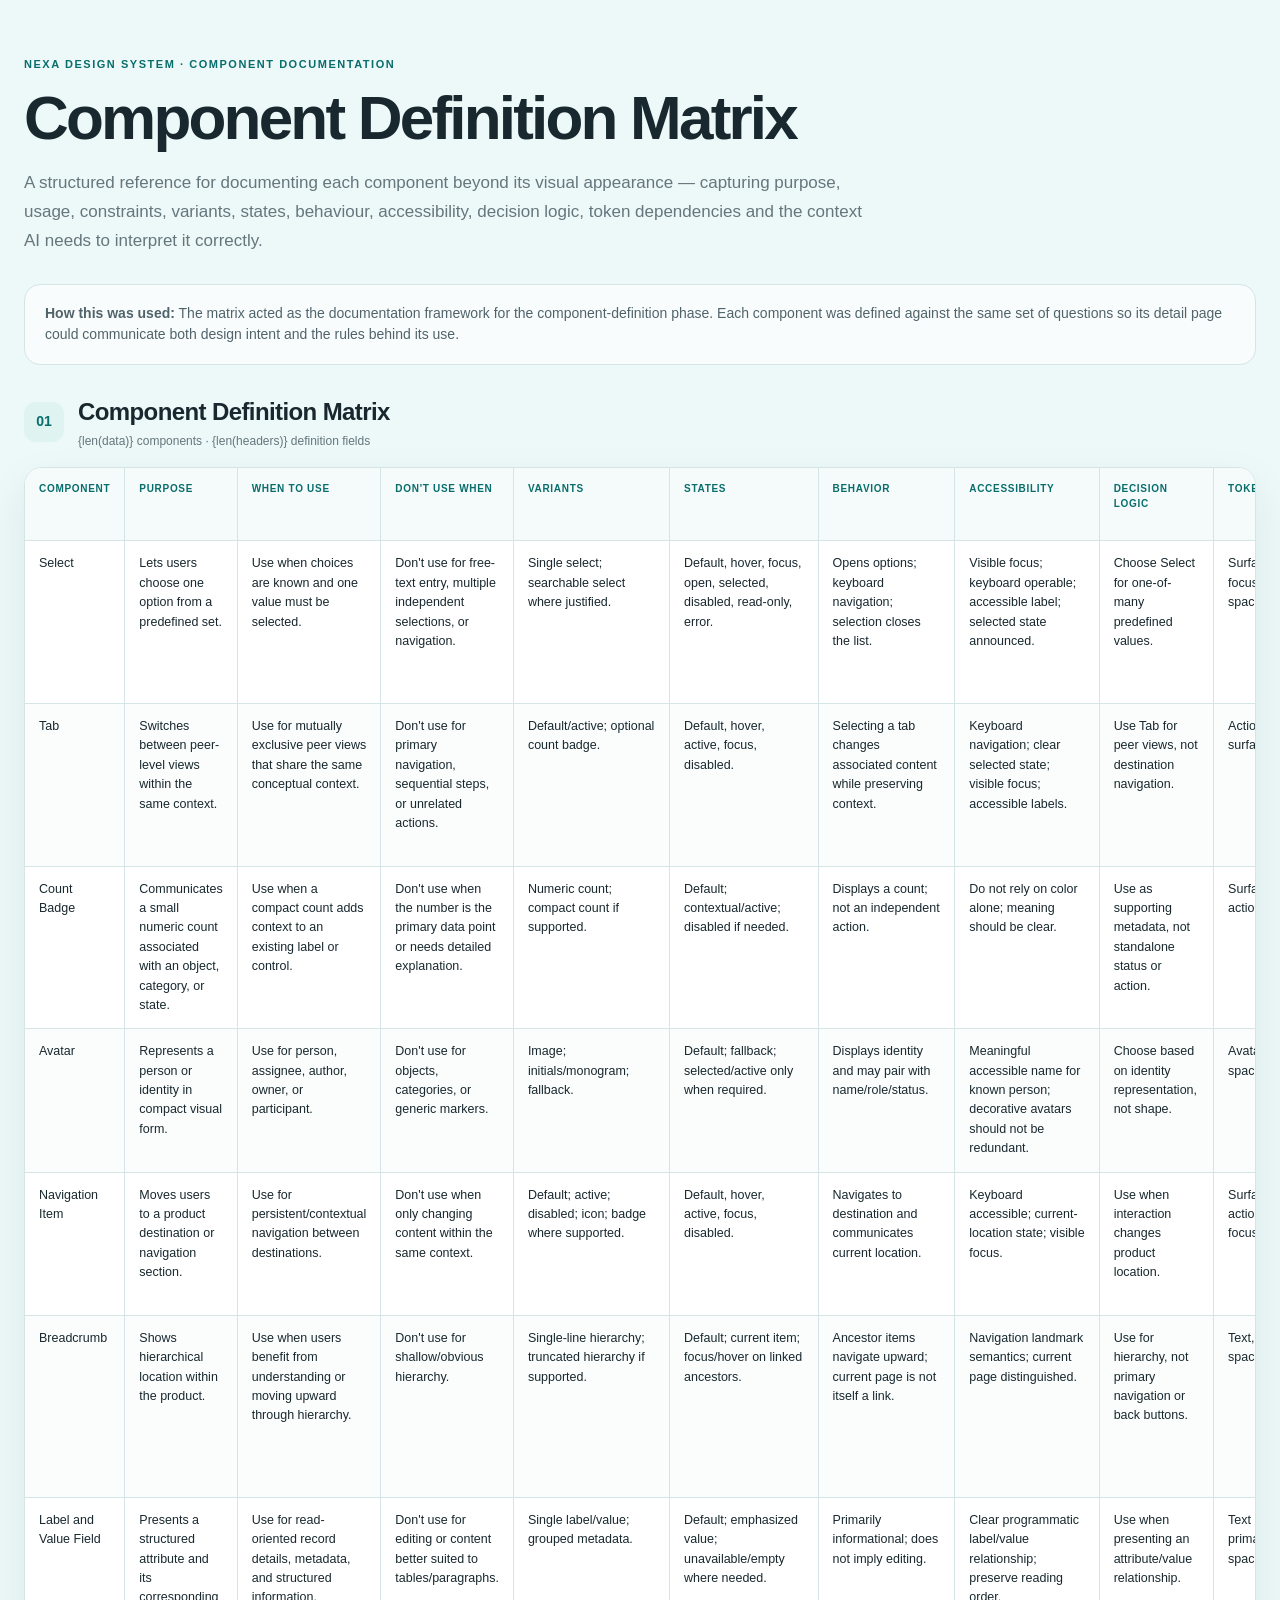
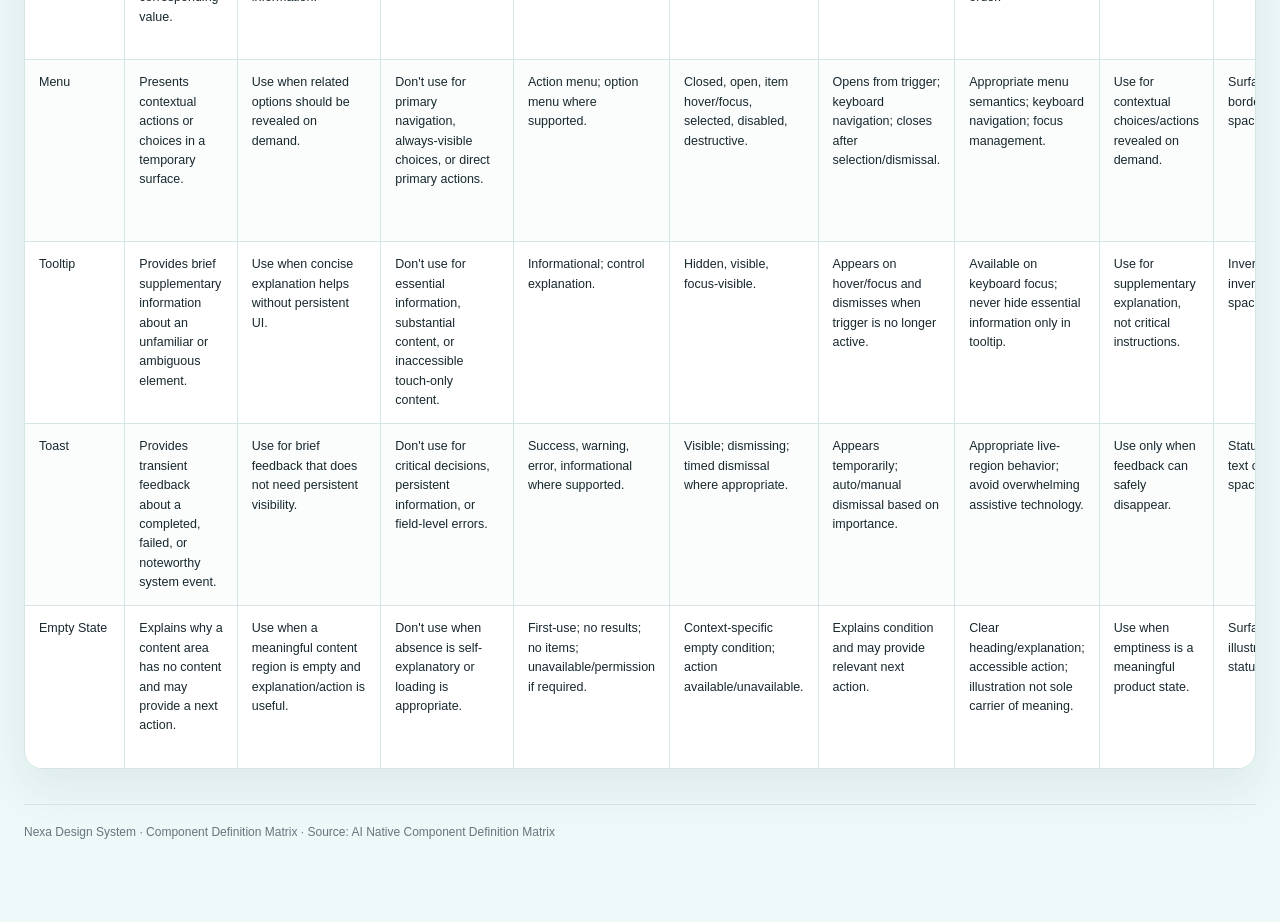
<file: component-definition-matrix.html>
<!DOCTYPE html>
<html><head><meta charset="utf-8"/><meta content="width=device-width,initial-scale=1" name="viewport"/><title>Nexa Design System — Component Definition Matrix</title><style>:root{--bg:#edf8f8;--card:#fff;--ink:#18282e;--muted:#65767d;--teal:#0b8f8d;--soft:#dff3f1;--line:#d5e5e5}*{box-sizing:border-box}body{margin:0;background:var(--bg);color:var(--ink);font:14px/1.55 Inter,-apple-system,BlinkMacSystemFont,"Segoe UI",sans-serif}.wrap{max-width:1400px;margin:auto;padding:56px 24px 80px}.eyebrow{font-size:11px;font-weight:800;letter-spacing:.14em;text-transform:uppercase;color:#086d6b;margin-bottom:14px}h1{font-size:clamp(38px,5vw,62px);line-height:1;letter-spacing:-.045em;margin:0 0 20px}p.lead{max-width:850px;color:var(--muted);font-size:17px;line-height:1.7;margin:0 0 28px}.note{background:#ffffffaa;border:1px solid var(--line);border-radius:16px;padding:18px 20px;margin-bottom:28px;color:#50636a}.tabs{display:flex;gap:6px;flex-wrap:wrap;padding:6px;background:#ffffffaa;border:1px solid var(--line);border-radius:15px;margin-bottom:28px;position:sticky;top:12px;z-index:3;backdrop-filter:blur(10px)}button.tab{border:0;background:transparent;border-radius:10px;padding:10px 15px;color:var(--muted);font-weight:750;cursor:pointer}button.tab.active,button.tab:hover{background:var(--teal);color:white}.panel{display:none}.panel.active{display:block}.section-head{display:flex;align-items:center;gap:14px;margin-bottom:16px}.num{width:40px;height:40px;border-radius:12px;background:var(--soft);color:#086d6b;display:grid;place-items:center;font-weight:850}h2{margin:0;font-size:24px;letter-spacing:-.025em}.sub{color:var(--muted);font-size:12px;margin:2px 0 0}.tablebox{background:var(--card);border:1px solid var(--line);border-radius:18px;overflow:auto;box-shadow:0 18px 45px #1a464b14}table{border-collapse:separate;border-spacing:0;width:100%;min-width:1550px;font-size:12.5px}th,td{padding:13px 14px;text-align:left;vertical-align:top;border-right:1px solid var(--line);border-bottom:1px solid var(--line)}th:last-child,td:last-child{border-right:0}tr:last-child td{border-bottom:0}th{background:#f5fbfb;color:#086d6b;text-transform:uppercase;letter-spacing:.07em;font-size:10px;position:sticky;top:0;z-index:2}tbody tr:nth-child(even) td{background:#fbfdfd}tbody tr:hover td{background:#eff8f7}.guide{max-width:900px;display:grid;gap:10px}.guide-row{background:white;border:1px solid var(--line);border-radius:14px;padding:16px 18px;display:grid;grid-template-columns:150px 1fr;gap:20px}.guide-row b{color:#086d6b}.footer{margin-top:35px;padding-top:18px;border-top:1px solid var(--line);font-size:12px;color:var(--muted)}@media(max-width:700px){.wrap{padding:36px 16px 60px}.tabs{position:static;overflow:auto;flex-wrap:nowrap}.tab{white-space:nowrap}.guide-row{grid-template-columns:1fr;gap:5px}}</style></head><body><main class="wrap"><div class="eyebrow">Nexa Design System · Component Documentation</div><h1>Component Definition Matrix</h1><p class="lead">A structured reference for documenting each component beyond its visual appearance — capturing purpose, usage, constraints, variants, states, behaviour, accessibility, decision logic, token dependencies and the context AI needs to interpret it correctly.</p><div class="note"><b>How this was used:</b> The matrix acted as the documentation framework for the component-definition phase. Each component was defined against the same set of questions so its detail page could communicate both design intent and the rules behind its use.</div><section class="panel active" id="matrix"><div class="section-head"><span class="num">01</span><div><h2>Component Definition Matrix</h2><div class="sub">{len(data)} components · {len(headers)} definition fields</div></div></div><div class="tablebox"><table><thead><tr><th>Component</th><th>Purpose</th><th>When to use</th><th>Don't use when</th><th>Variants</th><th>States</th><th>Behavior</th><th>Accessibility</th><th>Decision Logic</th><th>Token Dependencies</th><th>Content Rules</th><th>MVP Constraints</th><th>AI Interpretation</th><th>Similar Components / Differentiator</th></tr></thead><tbody><tr><td>Select</td><td>Lets users choose one option from a predefined set.</td><td>Use when choices are known and one value must be selected.</td><td>Don't use for free-text entry, multiple independent selections, or navigation.</td><td>Single select; searchable select where justified.</td><td>Default, hover, focus, open, selected, disabled, read-only, error.</td><td>Opens options; keyboard navigation; selection closes the list.</td><td>Visible focus; keyboard operable; accessible label; selected state announced.</td><td>Choose Select for one-of-many predefined values.</td><td>Surface, text, border, focus, status, elevation, spacing.</td><td>Label identifies field; placeholder describes expected choice.</td><td>Keep multi-select and complex cascading behavior out of MVP.</td><td>AI should choose it from decision type and option set, not visual preference.</td><td>Distinguish from Search Field, Menu, and future radio/segmented controls.</td></tr><tr><td>Tab</td><td>Switches between peer-level views within the same context.</td><td>Use for mutually exclusive peer views that share the same conceptual context.</td><td>Don't use for primary navigation, sequential steps, or unrelated actions.</td><td>Default/active; optional count badge.</td><td>Default, hover, active, focus, disabled.</td><td>Selecting a tab changes associated content while preserving context.</td><td>Keyboard navigation; clear selected state; visible focus; accessible labels.</td><td>Use Tab for peer views, not destination navigation.</td><td>Action/accent, text, surface, border, focus.</td><td>Labels should be concise, parallel, and distinguish views.</td><td>Avoid nested/complex/scrolling tabs in MVP.</td><td>AI should use Tab when choosing between peer content views.</td><td>Distinguish from Navigation Item and segmented controls.</td></tr><tr><td>Count Badge</td><td>Communicates a small numeric count associated with an object, category, or state.</td><td>Use when a compact count adds context to an existing label or control.</td><td>Don't use when the number is the primary data point or needs detailed explanation.</td><td>Numeric count; compact count if supported.</td><td>Default; contextual/active; disabled if needed.</td><td>Displays a count; not an independent action.</td><td>Do not rely on color alone; meaning should be clear.</td><td>Use as supporting metadata, not standalone status or action.</td><td>Surface, text, action/accent, spacing.</td><td>Keep values short; define overflow convention if needed.</td><td>No interactive badge behavior in MVP.</td><td>AI should treat it as metadata attached to another element.</td><td>Distinguish from Status/Status Chip: quantity vs condition.</td></tr><tr><td>Avatar</td><td>Represents a person or identity in compact visual form.</td><td>Use for person, assignee, author, owner, or participant.</td><td>Don't use for objects, categories, or generic markers.</td><td>Image; initials/monogram; fallback.</td><td>Default; fallback; selected/active only when required.</td><td>Displays identity and may pair with name/role/status.</td><td>Meaningful accessible name for known person; decorative avatars should not be redundant.</td><td>Choose based on identity representation, not shape.</td><td>Avatar surface, text, spacing, status.</td><td>Initials are fallback when no usable image exists.</td><td>No avatar groups/presence systems unless required.</td><td>AI should use Avatar only for identity/personhood.</td><td>Distinguish from icons and generic status markers.</td></tr><tr><td>Navigation Item</td><td>Moves users to a product destination or navigation section.</td><td>Use for persistent/contextual navigation between destinations.</td><td>Don't use when only changing content within the same context.</td><td>Default; active; disabled; icon; badge where supported.</td><td>Default, hover, active, focus, disabled.</td><td>Navigates to destination and communicates current location.</td><td>Keyboard accessible; current-location state; visible focus.</td><td>Use when interaction changes product location.</td><td>Surface, text, action/accent, border, focus.</td><td>Concise destination names; consistent hierarchy.</td><td>No mega-navigation or complex nested navigation in MVP.</td><td>AI should interpret it as destination-changing control.</td><td>Tab = peer view; Navigation Item = destination; Menu Item = contextual option.</td></tr><tr><td>Breadcrumb</td><td>Shows hierarchical location within the product.</td><td>Use when users benefit from understanding or moving upward through hierarchy.</td><td>Don't use for shallow/obvious hierarchy.</td><td>Single-line hierarchy; truncated hierarchy if supported.</td><td>Default; current item; focus/hover on linked ancestors.</td><td>Ancestor items navigate upward; current page is not itself a link.</td><td>Navigation landmark semantics; current page distinguished.</td><td>Use for hierarchy, not primary navigation or back buttons.</td><td>Text, action/accent, spacing, icon, focus.</td><td>Use actual hierarchy names; concise labels; clear current location.</td><td>Avoid complex truncation/responsive transformations in MVP.</td><td>AI should choose it when hierarchy itself is useful context.</td><td>Distinguish from Navigation Item and Back action.</td></tr><tr><td>Label and Value Field</td><td>Presents a structured attribute and its corresponding value.</td><td>Use for read-oriented record details, metadata, and structured information.</td><td>Don't use for editing or content better suited to tables/paragraphs.</td><td>Single label/value; grouped metadata.</td><td>Default; emphasized value; unavailable/empty where needed.</td><td>Primarily informational; does not imply editing.</td><td>Clear programmatic label/value relationship; preserve reading order.</td><td>Use when presenting an attribute/value relationship.</td><td>Text primary/secondary/tertiary, spacing, surface.</td><td>Labels concise; values retain domain meaning and units.</td><td>No inline editing in MVP.</td><td>AI should use it for structured read-only information.</td><td>Distinguish from input fields: communicate vs collect/edit.</td></tr><tr><td>Menu</td><td>Presents contextual actions or choices in a temporary surface.</td><td>Use when related options should be revealed on demand.</td><td>Don't use for primary navigation, always-visible choices, or direct primary actions.</td><td>Action menu; option menu where supported.</td><td>Closed, open, item hover/focus, selected, disabled, destructive.</td><td>Opens from trigger; keyboard navigation; closes after selection/dismissal.</td><td>Appropriate menu semantics; keyboard navigation; focus management.</td><td>Use for contextual choices/actions revealed on demand.</td><td>Surface, elevation, text, border, action, status, spacing.</td><td>Group related actions; verbs for actions; explicit destructive actions.</td><td>No deep nesting/submenus in MVP.</td><td>AI should select Menu when options are contextual and hidden until requested.</td><td>Distinguish from Navigation Item and Select.</td></tr><tr><td>Tooltip</td><td>Provides brief supplementary information about an unfamiliar or ambiguous element.</td><td>Use when concise explanation helps without persistent UI.</td><td>Don't use for essential information, substantial content, or inaccessible touch-only content.</td><td>Informational; control explanation.</td><td>Hidden, visible, focus-visible.</td><td>Appears on hover/focus and dismisses when trigger is no longer active.</td><td>Available on keyboard focus; never hide essential information only in tooltip.</td><td>Use for supplementary explanation, not critical instructions.</td><td>Inverted surface, text on inverted, elevation, spacing.</td><td>Brief and specific; explain unfamiliar controls rather than repeat labels.</td><td>No rich/interactive tooltip panels in MVP.</td><td>AI should treat it as secondary explanatory content.</td><td>Distinguish from inline help, error messaging, and persistent guidance.</td></tr><tr><td>Toast</td><td>Provides transient feedback about a completed, failed, or noteworthy system event.</td><td>Use for brief feedback that does not need persistent visibility.</td><td>Don't use for critical decisions, persistent information, or field-level errors.</td><td>Success, warning, error, informational where supported.</td><td>Visible; dismissing; timed dismissal where appropriate.</td><td>Appears temporarily; auto/manual dismissal based on importance.</td><td>Appropriate live-region behavior; avoid overwhelming assistive technology.</td><td>Use only when feedback can safely disappear.</td><td>Status, inverted surface, text on inverted, elevation, spacing.</td><td>State what happened and useful next action; avoid vague messages.</td><td>No notification-center orchestration in MVP.</td><td>AI should choose Toast only for safely transient feedback.</td><td>Distinguish from inline errors/status and persistent banners.</td></tr><tr><td>Empty State</td><td>Explains why a content area has no content and may provide a next action.</td><td>Use when a meaningful content region is empty and explanation/action is useful.</td><td>Don't use when absence is self-explanatory or loading is appropriate.</td><td>First-use; no results; no items; unavailable/permission if required.</td><td>Context-specific empty condition; action available/unavailable.</td><td>Explains condition and may provide relevant next action.</td><td>Clear heading/explanation; accessible action; illustration not sole carrier of meaning.</td><td>Use when emptiness is a meaningful product state.</td><td>Surface, text, action, illustration/icon, spacing, status.</td><td>State what is empty, why it matters, and what can be done next.</td><td>Avoid elaborate illustrations or multiple competing actions in MVP.</td><td>AI should use it when absence of content needs explanation or recovery.</td><td>Distinguish from loading, error, and generic placeholder states.</td></tr></tbody></table></div></section><section class="panel" id="guide"><div class="section-head"><span class="num">02</span><div><h2>Claude Prompt Guide</h2><div class="sub">Rules used when translating matrix definitions into component detail pages</div></div></div><div class="guide"><div class="guide-row"><b>Purpose</b><span>Use this matrix as the source of truth for component semantics, behavior, constraints, and AI decision logic.</span></div><div class="guide-row"><b>Structure</b><span>Follow the established component-detail page structure used by Primary Button, Icon Button, Search Field, and Tab.</span></div><div class="guide-row"><b>Consistency</b><span>Preserve the existing visual language, page hierarchy, tab treatment, and card patterns. Do not redesign the framework.</span></div><div class="guide-row"><b>Accuracy</b><span>Do not invent variants, states, behaviors, token relationships, or governance rules not supported by this matrix or the existing system.</span></div><div class="guide-row"><b>AI lens</b><span>Make decision logic explicit enough for AI to choose a component from intent and context rather than visual similarity.</span></div><div class="guide-row"><b>MVP</b><span>Prioritize the minimum viable definition. Do not add chatbot interfaces, speculative governance, or enhancement features.</span></div><div class="guide-row"><b>Workflow</b><span>Build one component at a time, test it, and update this matrix when a decision changes.</span></div></div></section><div class="footer">Nexa Design System · Component Definition Matrix · Source: AI Native Component Definition Matrix</div></main></body></html>
</file>
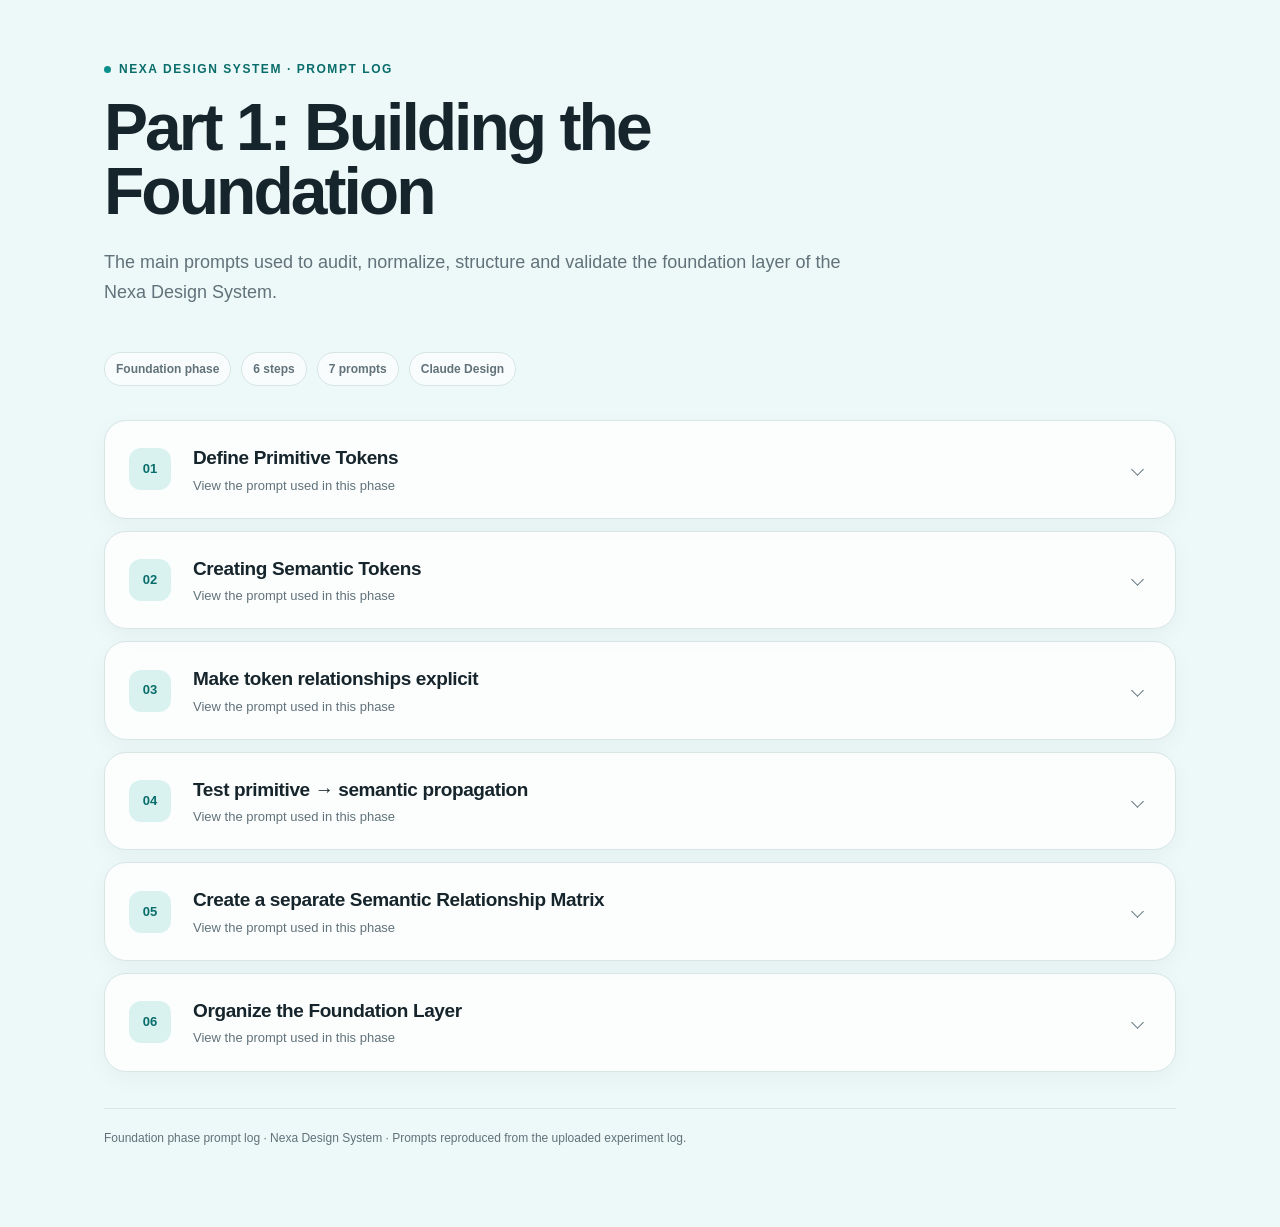
<file: nexa-foundation-prompt-log-final.html>
<!doctype html>
<html lang="en">
<head>
<meta charset="utf-8">
<meta name="viewport" content="width=device-width, initial-scale=1">
<title>Nexa Design System · Foundation Prompt Log</title>
<style>
:root {
  --canvas:#edf8f8; --surface:#fff; --inset:#f3f8f8; --ink:#16242b;
  --muted:#61727a; --teal:#0b8f8d; --teal-dark:#086d6b; --teal-soft:#d9f2f0;
  --border:#d7e5e5; --shadow:0 18px 45px rgba(26,70,75,.08);
  --mono:"SFMono-Regular","SF Mono",Consolas,"Liberation Mono",Menlo,monospace;
  --sans:Inter,ui-sans-serif,-apple-system,BlinkMacSystemFont,"Segoe UI",sans-serif;
}
*{box-sizing:border-box}
body{margin:0;background:var(--canvas);color:var(--ink);font-family:var(--sans);line-height:1.55}
.shell{max-width:1120px;margin:auto;padding:56px 24px 80px}
.eyebrow{display:inline-flex;gap:8px;align-items:center;margin-bottom:16px;color:var(--teal-dark);font-size:12px;font-weight:800;letter-spacing:.13em;text-transform:uppercase}
.eyebrow:before{content:"";width:7px;height:7px;border-radius:50%;background:var(--teal)}
h1{margin:0;max-width:850px;font-size:clamp(38px,6vw,66px);line-height:.98;letter-spacing:-.045em;font-weight:760}
.intro{max-width:760px;margin:24px 0 44px;color:var(--muted);font-size:18px;line-height:1.65}
.meta{display:flex;flex-wrap:wrap;gap:10px;margin-bottom:34px}
.meta span{padding:7px 11px;border:1px solid var(--border);border-radius:999px;background:#ffffffa8;color:var(--muted);font-size:12px;font-weight:700}
.steps{display:grid;gap:12px}
details.step{background:#ffffffd1;border:1px solid var(--border);border-radius:22px;overflow:hidden;box-shadow:0 7px 22px rgba(26,70,75,.04);transition:.2s ease}
details.step[open]{background:var(--surface);border-color:#c7dddd;box-shadow:var(--shadow)}
summary{list-style:none;cursor:pointer;padding:22px 24px;display:grid;grid-template-columns:48px 1fr 28px;gap:16px;align-items:center}
summary::-webkit-details-marker{display:none}
.step-number{width:42px;height:42px;display:grid;place-items:center;border-radius:12px;background:var(--teal-soft);color:var(--teal-dark);font-size:13px;font-weight:850}
.step-title{display:block;font-size:19px;font-weight:760;letter-spacing:-.02em}
.step-subtitle{display:block;margin-top:3px;color:var(--muted);font-size:13px}
.chevron{width:9px;height:9px;border-right:1.8px solid var(--muted);border-bottom:1.8px solid var(--muted);transform:rotate(45deg);transition:.2s ease;justify-self:center}
details[open] .chevron{transform:rotate(225deg)}
.step-content{padding:0 24px 28px 88px}
.prompt-list{display:grid;gap:14px}
.prompt-card{position:relative;overflow:hidden;border:1px solid var(--border);border-radius:14px;background:var(--inset)}
.prompt-header{min-height:46px;padding:11px 52px 10px 16px;display:flex;align-items:center;border-bottom:1px solid var(--border);background:#ffffff7a}
.prompt-label{color:var(--teal-dark);font-size:11px;font-weight:850;letter-spacing:.1em;text-transform:uppercase}
.copy-button{position:absolute;top:8px;right:9px;width:32px;height:32px;display:grid;place-items:center;border:0;border-radius:9px;background:transparent;color:var(--muted);cursor:pointer}
.copy-button:hover{background:var(--teal-soft);color:var(--teal-dark)}
.copy-button.copied{color:var(--teal-dark)}
.copy-button svg{width:17px;height:17px}
.prompt-text{margin:0;padding:20px;white-space:pre-wrap;overflow-wrap:anywhere;font-family:var(--mono);font-size:13px;line-height:1.75;color:#243238}
.footer{margin-top:36px;padding-top:20px;border-top:1px solid var(--border);color:var(--muted);font-size:12px}
@media(max-width:700px){.shell{padding:36px 16px 60px}summary{grid-template-columns:40px 1fr 20px;gap:12px;padding:18px}.step-number{width:36px;height:36px;border-radius:10px}.step-content{padding:0 18px 22px}.prompt-text{padding:16px;font-size:12px}}
</style>
</head>
<body>
<main class="shell">
  <div class="eyebrow">Nexa Design System · Prompt Log</div>
  <h1>Part 1: Building the Foundation</h1>
  <p class="intro">The main prompts used to audit, normalize, structure and validate the foundation layer of the Nexa Design System.</p>
  <div class="meta"><span>Foundation phase</span><span>6 steps</span><span>7 prompts</span><span>Claude Design</span></div>
  <section class="steps" aria-label="Foundation phase prompt log">
    
    <details class="step">
      <summary>
        <span class="step-number">01</span>
        <span>
          <span class="step-title">Define Primitive Tokens</span>
          <span class="step-subtitle">View the prompt used in this phase</span>
        </span>
        <span class="chevron" aria-hidden="true"></span>
      </summary>
      <div class="step-content">
        <div class="prompt-list">
        <article class="prompt-card">
          <div class="prompt-header"><span class="prompt-label">Prompt 1</span></div>
          <button class="copy-button" type="button" aria-label="Copy prompt" title="Copy prompt">
            <svg viewBox="0 0 24 24" fill="none" stroke="currentColor" stroke-width="1.8" stroke-linecap="round" stroke-linejoin="round">
              <rect x="9" y="9" width="11" height="11" rx="2"></rect>
              <path d="M5 15H4a2 2 0 0 1-2-2V4a2 2 0 0 1 2-2h9a2 2 0 0 1 2 2v1"></path>
            </svg>
          </button>
          <pre class="prompt-text">Analyze the existing UI and identify reusable design elements, design debt, inconsistencies, missing tokens, and opportunities for standardization. Categorize findings into Foundations, Navigation, Inputs, Actions, Display, Identity, Feedback and identify whether each should become a Token, Primitive Component, Composite Component or Pattern.</pre>
        </article>
        <article class="prompt-card">
          <div class="prompt-header"><span class="prompt-label">Prompt 2</span></div>
          <button class="copy-button" type="button" aria-label="Copy prompt" title="Copy prompt">
            <svg viewBox="0 0 24 24" fill="none" stroke="currentColor" stroke-width="1.8" stroke-linecap="round" stroke-linejoin="round">
              <rect x="9" y="9" width="11" height="11" rx="2"></rect>
              <path d="M5 15H4a2 2 0 0 1-2-2V4a2 2 0 0 1 2-2h9a2 2 0 0 1 2 2v1"></path>
            </svg>
          </button>
          <pre class="prompt-text">Review the existing Foundation Library and refactor it into a designer-first Design System intended primarily for UX/UI designers working in Figma. Preserve all existing token values and design decisions, but improve how they are documented and presented. Replace implementation-oriented details (such as OKLCH values, CSS variables and engineering syntax) with designer-friendly documentation. For every colour token, present: Token Name, Light Theme (HEX + swatch), Dark Theme (HEX + swatch), Purpose, Recommended Usage, Avoid Using For, and UI Examples. Organize colours into categories such as Brand, Surface, Text, Border, Status and Interactive colours. Ensure every Light Theme token has a corresponding Dark Theme token, generating missing dark theme equivalents where necessary while maintaining accessibility and semantic consistency. Prioritize clarity, usability and visual examples over engineering implementation details.</pre>
        </article></div>
      </div>
    </details>
    <details class="step">
      <summary>
        <span class="step-number">02</span>
        <span>
          <span class="step-title">Creating Semantic Tokens</span>
          <span class="step-subtitle">View the prompt used in this phase</span>
        </span>
        <span class="chevron" aria-hidden="true"></span>
      </summary>
      <div class="step-content">
        <div class="prompt-list">
        <article class="prompt-card">
          <div class="prompt-header"><span class="prompt-label">Prompt</span></div>
          <button class="copy-button" type="button" aria-label="Copy prompt" title="Copy prompt">
            <svg viewBox="0 0 24 24" fill="none" stroke="currentColor" stroke-width="1.8" stroke-linecap="round" stroke-linejoin="round">
              <rect x="9" y="9" width="11" height="11" rx="2"></rect>
              <path d="M5 15H4a2 2 0 0 1-2-2V4a2 2 0 0 1 2-2h9a2 2 0 0 1 2 2v1"></path>
            </svg>
          </button>
          <pre class="prompt-text">The Foundation Tokens have now been finalized and organized under the Design Language section of the Pareo Design System.
Before building reusable components, I want to establish an explicit Semantic Token layer that bridges the gap between Foundation Tokens and Components, following the same design methodology used in modern Figma Design Systems.
Do not create any new visual styles or modify the existing Foundation Tokens.
Instead, create a new documentation page under the Design Language section titled:
Semantic Token Mapping
This page should become the canonical reference that defines how every Foundation Token is consumed throughout the Design System.
Objective
Establish a clear dependency hierarchy:
Foundation Tokens ↓ Semantic Tokens ↓ Components
Components should reference Semantic Tokens, not Foundation Tokens directly.
This relationship should be documented explicitly throughout the Design System.
Build a Semantic Token Library
Create semantic tokens that reference the existing Foundation Tokens.
Do not duplicate HEX values, typography values, spacing values or other primitives.
Every semantic token must map back to an existing Foundation Token.
Organize semantic tokens into categories such as:
Surface
Surface / Primary
Surface / Secondary
Surface / Elevated
Surface / Disabled
Text
Text / Primary
Text / Secondary
Text / Tertiary
Text / Disabled
Text / On Accent
Action
Action / Primary
Action / Primary Hover
Action / Secondary
Action / Disabled
Border
Border / Default
Border / Focus
Border / Error
Status
Success
Warning
Error
Info
Icon
Icon / Primary
Icon / Secondary
Icon / Disabled
Expand these categories only if required by the current application.
Build a Semantic Mapping Matrix
On the same page, create a designer-friendly mapping matrix that clearly documents the relationships between tokens.
The matrix should contain the following columns:
Foundation TokenSemantic TokenUsed ByBrand / 500Action / PrimaryPrimary Button, Links, Active TabsGray / 900Text / PrimaryLabels, Table Cells, CardsGray / 100Surface / SecondaryCards, PanelsGray / 300Border / DefaultInputs, Cards
Continue this matrix until every semantic token has a corresponding Foundation Token and documented usage.
Theme Mapping
Every semantic token should document:
Light Theme Foundation Token
Dark Theme Foundation Token
Purpose
Components that consume it
If a corresponding Dark Theme mapping is missing, derive one using the existing Design Language while maintaining accessibility and semantic consistency.
Future Component Integration
This page should become the single source of truth for token relationships.
When generating components in future iterations:
Components should reference Semantic Tokens
Components should never reference Foundation Tokens directly
Multiple components sharing the same visual intent should reuse the same Semantic Token
Documentation Style
Present this documentation in a designer-first format similar to Figma Variables documentation.
The page should help designers understand:
Why semantic tokens exist
How they relate to Foundation Tokens
Which components consume them
How changing a Foundation Token propagates through the Design System
Use clear diagrams, tables and examples where appropriate.
This page should serve as the missing bridge between Design Language and Components, ensuring a scalable and maintainable Design System architecture.</pre>
        </article></div>
      </div>
    </details>
    <details class="step">
      <summary>
        <span class="step-number">03</span>
        <span>
          <span class="step-title">Make token relationships explicit</span>
          <span class="step-subtitle">View the prompt used in this phase</span>
        </span>
        <span class="chevron" aria-hidden="true"></span>
      </summary>
      <div class="step-content">
        <div class="prompt-list">
        <article class="prompt-card">
          <div class="prompt-header"><span class="prompt-label">Prompt</span></div>
          <button class="copy-button" type="button" aria-label="Copy prompt" title="Copy prompt">
            <svg viewBox="0 0 24 24" fill="none" stroke="currentColor" stroke-width="1.8" stroke-linecap="round" stroke-linejoin="round">
              <rect x="9" y="9" width="11" height="11" rx="2"></rect>
              <path d="M5 15H4a2 2 0 0 1-2-2V4a2 2 0 0 1 2-2h9a2 2 0 0 1 2 2v1"></path>
            </svg>
          </button>
          <pre class="prompt-text">Expand the existing Semantic Relationship Matrix in the Nexa Design System to include the relationship between Semantic Tokens and the existing Components.
This is an extension of the existing relationship model. Do not rebuild or replace the current Foundation → Semantic relationships. Preserve everything that already exists.
1. Extend the relationship model
The relationship model should now represent:
Foundation → Semantic → Component → Property → State
For example:
Brand Accent  → Action / Primary  → Primary Button  → Background  → Default
And:
Brand Accent  → Action / Primary  → Primary Button  → Background  → Hover
2. Use only existing components
Use the Component Inventory and existing component detail pages as the source of truth.
Do not create new components.
Do not include patterns yet.
Only map components that have already been identified from My Inventory v2.
3. Map semantic tokens to component properties
For each existing component, identify which semantic tokens control its relevant visual properties.
Examples of properties may include:
Background
Text
Icon
Border
Focus indicator
Placeholder
Selected state
Disabled state
Error state
Elevation
Only include properties that are actually relevant to that component.
Do not create artificial mappings simply to complete the table.
4. Include component states
Where states already exist in the component documentation or are visibly represented in My Inventory v2, map the semantic relationship for each state.
Examples:
Default
Hover
Focus
Selected
Disabled
Error
Loading
If a state is not currently defined or observed, do not invent it. Mark it as Not defined where useful.
5. Preserve the existing semantic layer
Components must reference the existing Semantic Tokens, not raw Foundation Token values.
Do not:
Create duplicate semantic tokens
Rename semantic tokens
Change token values
Create new foundation tokens
Replace the existing Foundation → Semantic relationship
If a component currently uses a raw value and there is no appropriate semantic token, flag it as:
Semantic mapping required
Do not automatically invent a new semantic token.
6. Designer-friendly matrix
Keep the matrix understandable to designers.
Add or use columns such as:
ComponentPropertyStateSemantic TokenDesign Intent
Example:
| Primary Button | Background | Default | Action / Primary | Primary interactive emphasis |  | Primary Button | Label | Default | Text / On Accent | Text displayed on primary action |  | Primary Button | Background | Hover | Action / Primary Hover | Indicates interactive hover state |  | Primary Button | Focus | Focus | Border / Focus | Provides visible keyboard focus |
Do not expose unnecessary engineering implementation details.
7. Maintain traceability
Each relationship should be traceable through the existing system:
Foundation  ↓ Semantic Token  ↓ Component  ↓ Property  ↓ State
The existing Foundation → Semantic relationship should remain the authoritative source for how semantic tokens resolve to foundation values.
The component layer should explain where and why the semantic token is consumed, not duplicate the foundation values.
8. Validation
Before finalizing:
Compare the mappings against the existing Component Inventory.
Compare them against each component&#x27;s existing detail page.
Compare the semantic tokens against the existing Semantic Relationship Matrix.
Identify any component properties currently using raw values instead of semantic tokens.
Identify any semantic tokens that currently have no component usage.
Identify any ambiguous or missing relationships.
Do not resolve ambiguity by inventing new tokens or relationships.
At the end, provide a concise summary of:
Number of components mapped
Number of semantic → component relationships identified
Number of component states mapped
Any unmapped properties
Any semantic tokens currently unused by components
Any relationships requiring design review
Important: This is a relationship-mapping and audit exercise. Do not redesign components, modify the UI, create patterns, or change the existing token architecture.</pre>
        </article></div>
      </div>
    </details>
    <details class="step">
      <summary>
        <span class="step-number">04</span>
        <span>
          <span class="step-title">Test primitive → semantic propagation</span>
          <span class="step-subtitle">View the prompt used in this phase</span>
        </span>
        <span class="chevron" aria-hidden="true"></span>
      </summary>
      <div class="step-content">
        <div class="prompt-list">
        <article class="prompt-card">
          <div class="prompt-header"><span class="prompt-label">Prompt</span></div>
          <button class="copy-button" type="button" aria-label="Copy prompt" title="Copy prompt">
            <svg viewBox="0 0 24 24" fill="none" stroke="currentColor" stroke-width="1.8" stroke-linecap="round" stroke-linejoin="round">
              <rect x="9" y="9" width="11" height="11" rx="2"></rect>
              <path d="M5 15H4a2 2 0 0 1-2-2V4a2 2 0 0 1 2-2h9a2 2 0 0 1 2 2v1"></path>
            </svg>
          </button>
          <pre class="prompt-text">I want to validate the token dependency model within the Pareo Design System.
This is a verification exercise rather than a redesign.
Update the following Foundation Token:
Foundation Token
Accent
Current Values
Light Theme
#008E8E
Dark Theme
#00BEB7
Replace them with:
Light Theme
#0B74FF
Dark Theme
#4F8CFF
After updating the Foundation Token:
1. Check whether every Semantic Token mapped to the Accent Foundation Token updates automatically.
2. Verify whether every component referencing those Semantic Tokens also reflects the updated colour.
3. Verify whether the application screens using those components update accordingly.</pre>
        </article></div>
      </div>
    </details>
    <details class="step">
      <summary>
        <span class="step-number">05</span>
        <span>
          <span class="step-title">Create a separate Semantic Relationship Matrix</span>
          <span class="step-subtitle">View the prompt used in this phase</span>
        </span>
        <span class="chevron" aria-hidden="true"></span>
      </summary>
      <div class="step-content">
        <div class="prompt-list">
        <article class="prompt-card">
          <div class="prompt-header"><span class="prompt-label">Prompt</span></div>
          <button class="copy-button" type="button" aria-label="Copy prompt" title="Copy prompt">
            <svg viewBox="0 0 24 24" fill="none" stroke="currentColor" stroke-width="1.8" stroke-linecap="round" stroke-linejoin="round">
              <rect x="9" y="9" width="11" height="11" rx="2"></rect>
              <path d="M5 15H4a2 2 0 0 1-2-2V4a2 2 0 0 1 2-2h9a2 2 0 0 1 2 2v1"></path>
            </svg>
          </button>
          <pre class="prompt-text">Create a new page under the existing Design Language section called Semantic Relationship Matrix.
The purpose of this page is to document the current relationship between Foundation Tokens and Semantic Tokens in the Nexa Design System.
Scope
For this phase, document only:
Foundation Token → Semantic Token → Design Intent
Do not include components, patterns, screens, or other downstream relationships yet. Those will be added in a later phase once components have been created and validated.
Build the matrix
Review the existing Foundation Tokens and Semantic Token definitions already present in the Design System and create a clear mapping matrix.
Use these columns:
For each relationship:
Reference the existing token names exactly as they are currently defined.
Do not create new Foundation or Semantic Tokens.
Do not rename existing tokens.
Do not change token values.
Clearly describe what design intent the semantic token represents.
Include both Light and Dark theme values where applicable.
If a semantic token does not currently have a clear Foundation relationship, flag it as Unmapped rather than inventing a relationship.
If multiple semantic tokens derive from the same Foundation Token, show each relationship separately.
Important distinction
This page is not another Foundation Token documentation page.
The Foundation Library explains what the foundational values are.
The Semantic Token documentation explains what the semantic tokens mean.
This matrix explains how the two layers are related.
Designer-friendly presentation
Keep the page easy for a designer to scan and understand.
Avoid engineering terminology wherever possible.
Use clear descriptions such as:
Accent → Action / Primary → Primary interactive emphasis
rather than implementation-focused descriptions.
Do not over-engineer this
This is the first version of the relationship model.
Do not add:
Component mappings
Pattern mappings
Screen mappings
Code references
Motion relationships
Z-index / stacking relationships
Engineering metadata
Additional token categories
Those relationships will be investigated later.
Validation
Before finalizing the page:
Compare the matrix against the existing Foundation Tokens.
Compare it against the existing Semantic Tokens.
Ensure every documented relationship actually exists in the current Design System.
Do not infer or invent relationships that aren&#x27;t explicitly supported by the existing system.
Preserve all existing pages, navigation, tokens, values, and documentation.
This is a documentation and relationship-mapping exercise only. Do not modify the existing Design System architecture or token definitions</pre>
        </article></div>
      </div>
    </details>
    <details class="step">
      <summary>
        <span class="step-number">06</span>
        <span>
          <span class="step-title">Organize the Foundation Layer</span>
          <span class="step-subtitle">View the prompt used in this phase</span>
        </span>
        <span class="chevron" aria-hidden="true"></span>
      </summary>
      <div class="step-content">
        <div class="prompt-list">
        <article class="prompt-card">
          <div class="prompt-header"><span class="prompt-label">Prompt</span></div>
          <button class="copy-button" type="button" aria-label="Copy prompt" title="Copy prompt">
            <svg viewBox="0 0 24 24" fill="none" stroke="currentColor" stroke-width="1.8" stroke-linecap="round" stroke-linejoin="round">
              <rect x="9" y="9" width="11" height="11" rx="2"></rect>
              <path d="M5 15H4a2 2 0 0 1-2-2V4a2 2 0 0 1 2-2h9a2 2 0 0 1 2 2v1"></path>
            </svg>
          </button>
          <pre class="prompt-text">The goal is to reorganize the existing content into a tab-based navigation structure, following the same interaction pattern and visual treatment already established for the Primary Button and Tab Bar component detail pages.

IMPORTANT:
This is an information architecture change, not a redesign.
Preserve the existing visual language, typography, cards, spacing, token content, and examples wherever possible.

Do NOT introduce a chatbot, reasoning panel, AI assistant, or any new enhancement.

==================================================
TAB STRUCTURE
==================================================

Create three tabs directly below the Semantic Tokens page header:

1. Overview
2. Token Library
3. Mapping

The tabs should use the same tab navigation pattern already established on the Primary Button and Tab Bar detail pages.

==================================================
TAB 1 — OVERVIEW
==================================================

Use this tab to explain the semantic token model.

Keep the existing page introduction, but reorganize it into a concise overview.

Include:

- What semantic tokens are
- Why they sit between foundation tokens and components
- The one-way dependency model:

Foundation Tokens
↓
Semantic Tokens
↓
Components

Explain that:

- Foundation tokens represent raw, context-free values.
- Semantic tokens give those values an explicit design intent.
- Components consume semantic tokens rather than directly referencing foundation values.
- A semantic token can resolve differently by theme while preserving the same intent.

Retain the existing &quot;How to read a semantic token&quot; section here.

Keep the existing example:

Action / Primary Hover

and its:
- Category
- Role
- Resolves To

Also retain the high-level principles currently communicated on the page, such as:

- One change, everywhere
- Intent survives the value
- Themes stop being a fork

Do not invent additional principles.

The Overview should be relatively short. It should explain the model, not repeat the entire token library.

==================================================
TAB 2 — TOKEN LIBRARY
==================================================

Move the existing semantic token category sections here.

Preserve the existing categories and content exactly as currently defined.

Organize them in the same order they currently appear:

- Surface
- Text
- Action
- Border
- Status
- Elevation
- Any additional semantic categories already present on the page

For each category, preserve:

- Category description
- Semantic token cards
- Token name
- Token variable name
- Light value
- Dark value
- Purpose
- Consumed By
- Visual examples

The individual token cards are important because they make semantic intent and usage explicit.

Do not remove or consolidate token cards simply to make the page shorter.

==================================================
TAB 3 — MAPPING
==================================================

Move the existing &quot;Semantic Mapping Matrix&quot; section into this tab.

This is NOT a separate &quot;Semantic Relationship Matrix&quot; page.

The matrix should remain part of the Semantic Tokens documentation.

Keep the existing columns:

- Foundation Token
- Semantic Token
- Used By

Preserve the existing rows and relationships.

The purpose of this tab is to allow a designer or AI to trace the dependency chain:

Foundation Token
→ Semantic Token
→ Component / Usage

Add a short introductory sentence explaining that this matrix is the canonical reference for tracing how foundation values flow into semantic intent and ultimately into components.

Do not create another relationship matrix elsewhere.

==================================================
PAGE HEADER
==================================================

Keep the existing page header:

DESIGN LANGUAGE
Semantic Tokens

Retain the existing introductory positioning, but make it concise enough that the tab navigation can sit naturally below it.

The header should establish:

&quot;Semantic tokens give raw foundation values a name, purpose and context that components can consume.&quot;

Do not over-explain AI here.

==================================================
NAVIGATION BEHAVIOUR
==================================================

The three tabs should behave like the tabs already established on the Primary Button and Tab Bar detail pages.

Requirements:

- Only one tab&#x27;s content is visible at a time.
- Active tab has the existing design-system active treatment.
- Switching tabs should preserve the page context.
- The page should open on &quot;Overview&quot;.
- Do not create separate routes unless the existing component-detail implementation already uses routes for tabs.
- Follow the existing implementation pattern rather than introducing a new tab system.

==================================================
MVP CONSTRAINT
==================================================

Do NOT add:

- Chat interface
- AI reasoning panel
- Relationship graph
- Separate governance page
- Separate Semantic Relationship Matrix
- AI explanation panel
- Search/filter functionality
- Additional token-management features

The purpose of this change is simply to make the existing semantic-token documentation easier to navigate.

The final information architecture should be:

Semantic Tokens

[ Overview ] [ Token Library ] [ Mapping ]

Overview
→ Understand the semantic token model

Token Library
→ Explore the actual semantic tokens

Mapping
→ Trace Foundation → Semantic → Component relationships

Keep everything else in the design system unchanged.</pre>
        </article></div>
      </div>
    </details>
  </section>
  <div class="footer">Foundation phase prompt log · Nexa Design System · Prompts reproduced from the uploaded experiment log.</div>
</main>
<script>
document.querySelectorAll("details.step").forEach(function(detail){
  detail.addEventListener("toggle",function(){
    if(!detail.open)return;
    document.querySelectorAll("details.step").forEach(function(other){
      if(other!==detail)other.removeAttribute("open");
    });
  });
});
document.querySelectorAll(".copy-button").forEach(function(button){
  button.addEventListener("click",async function(event){
    event.preventDefault(); event.stopPropagation();
    const prompt=button.closest(".prompt-card").querySelector(".prompt-text").innerText;
    try{await navigator.clipboard.writeText(prompt);}
    catch(e){
      const ta=document.createElement("textarea"); ta.value=prompt; ta.style.position="fixed"; ta.style.opacity="0";
      document.body.appendChild(ta); ta.select(); document.execCommand("copy"); ta.remove();
    }
    const original=button.innerHTML;
    button.classList.add("copied"); button.title="Copied"; button.setAttribute("aria-label","Copied");
    button.innerHTML='<svg viewBox="0 0 24 24" fill="none" stroke="currentColor" stroke-width="1.8" stroke-linecap="round" stroke-linejoin="round"><path d="m5 12 4 4L19 6"></path></svg>';
    setTimeout(function(){
      button.classList.remove("copied"); button.title="Copy prompt"; button.setAttribute("aria-label","Copy prompt"); button.innerHTML=original;
    },1600);
  });
});
</script>
</body>
</html>
</file>
